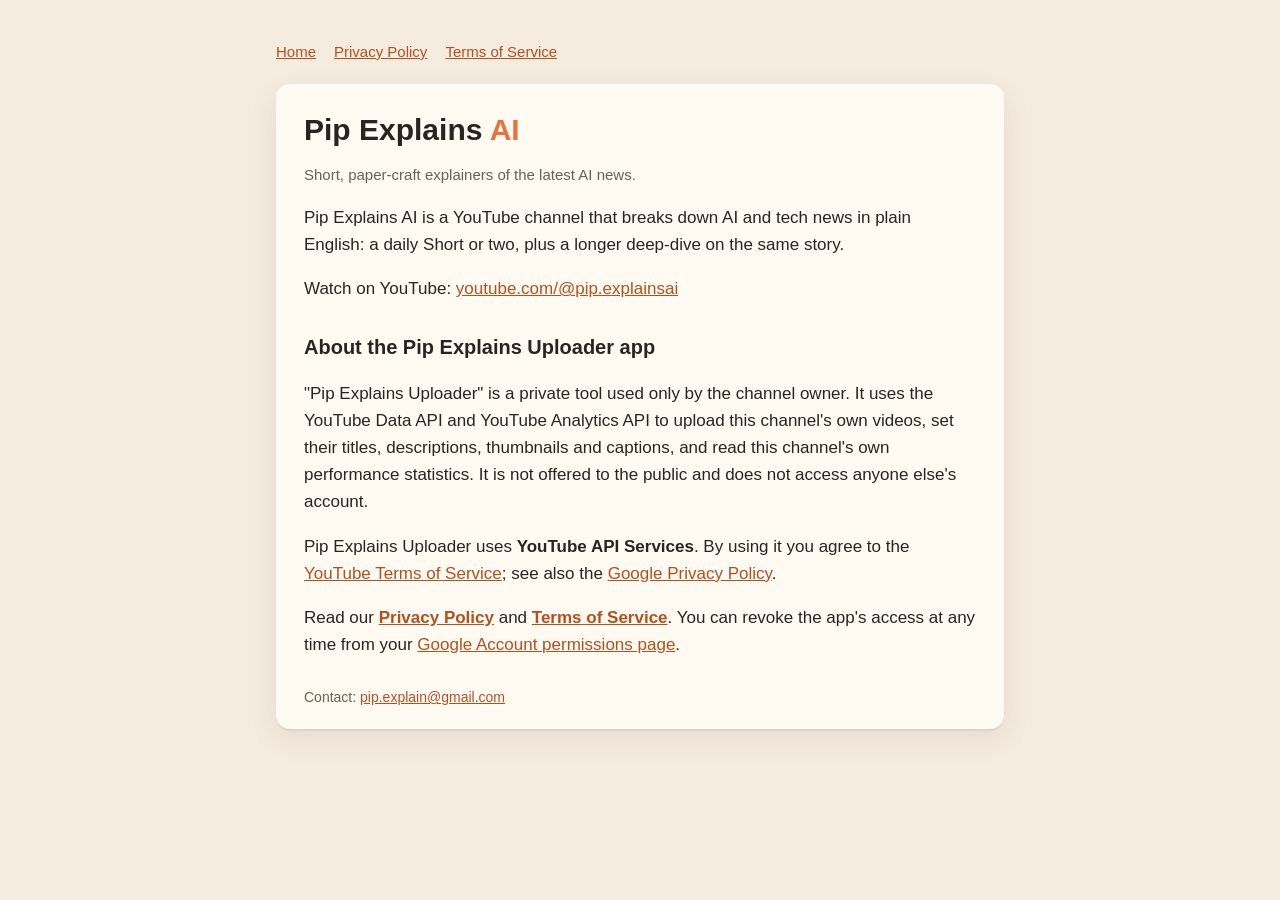
<file: index.html>
<!doctype html>
<html lang="en">
<head>
<meta charset="utf-8"><meta name="viewport" content="width=device-width,initial-scale=1">
<title>Pip Explains AI</title>
<link rel="stylesheet" href="style.css">
</head>
<body><main>
<nav><a href="./">Home</a><a href="privacy.html">Privacy Policy</a><a href="terms.html">Terms of Service</a></nav>
<div class="card">
<h1>Pip Explains <span>AI</span></h1>
<p class="muted">Short, paper-craft explainers of the latest AI news.</p>
<p>Pip Explains AI is a YouTube channel that breaks down AI and tech news in plain English: a daily Short or two, plus a longer deep-dive on the same story.</p>
<p>Watch on YouTube: <a href="https://www.youtube.com/@pip.explainsai">youtube.com/@pip.explainsai</a></p>
<h2>About the Pip Explains Uploader app</h2>
<p>"Pip Explains Uploader" is a private tool used only by the channel owner. It uses the YouTube Data API and YouTube Analytics API to upload this channel's own videos, set their titles, descriptions, thumbnails and captions, and read this channel's own performance statistics. It is not offered to the public and does not access anyone else's account.</p>
<p>Pip Explains Uploader uses <strong>YouTube API Services</strong>. By using it you agree to the <a href="https://www.youtube.com/t/terms">YouTube Terms of Service</a>; see also the <a href="https://policies.google.com/privacy">Google Privacy Policy</a>.</p>
<p>Read our <a href="privacy.html"><strong>Privacy Policy</strong></a> and <a href="terms.html"><strong>Terms of Service</strong></a>. You can revoke the app's access at any time from your <a href="https://security.google.com/settings/security/permissions">Google Account permissions page</a>.</p>
<footer>Contact: <a href="mailto:pip.explain@gmail.com">pip.explain@gmail.com</a></footer>
</div>
</main></body>
</html>
</file>
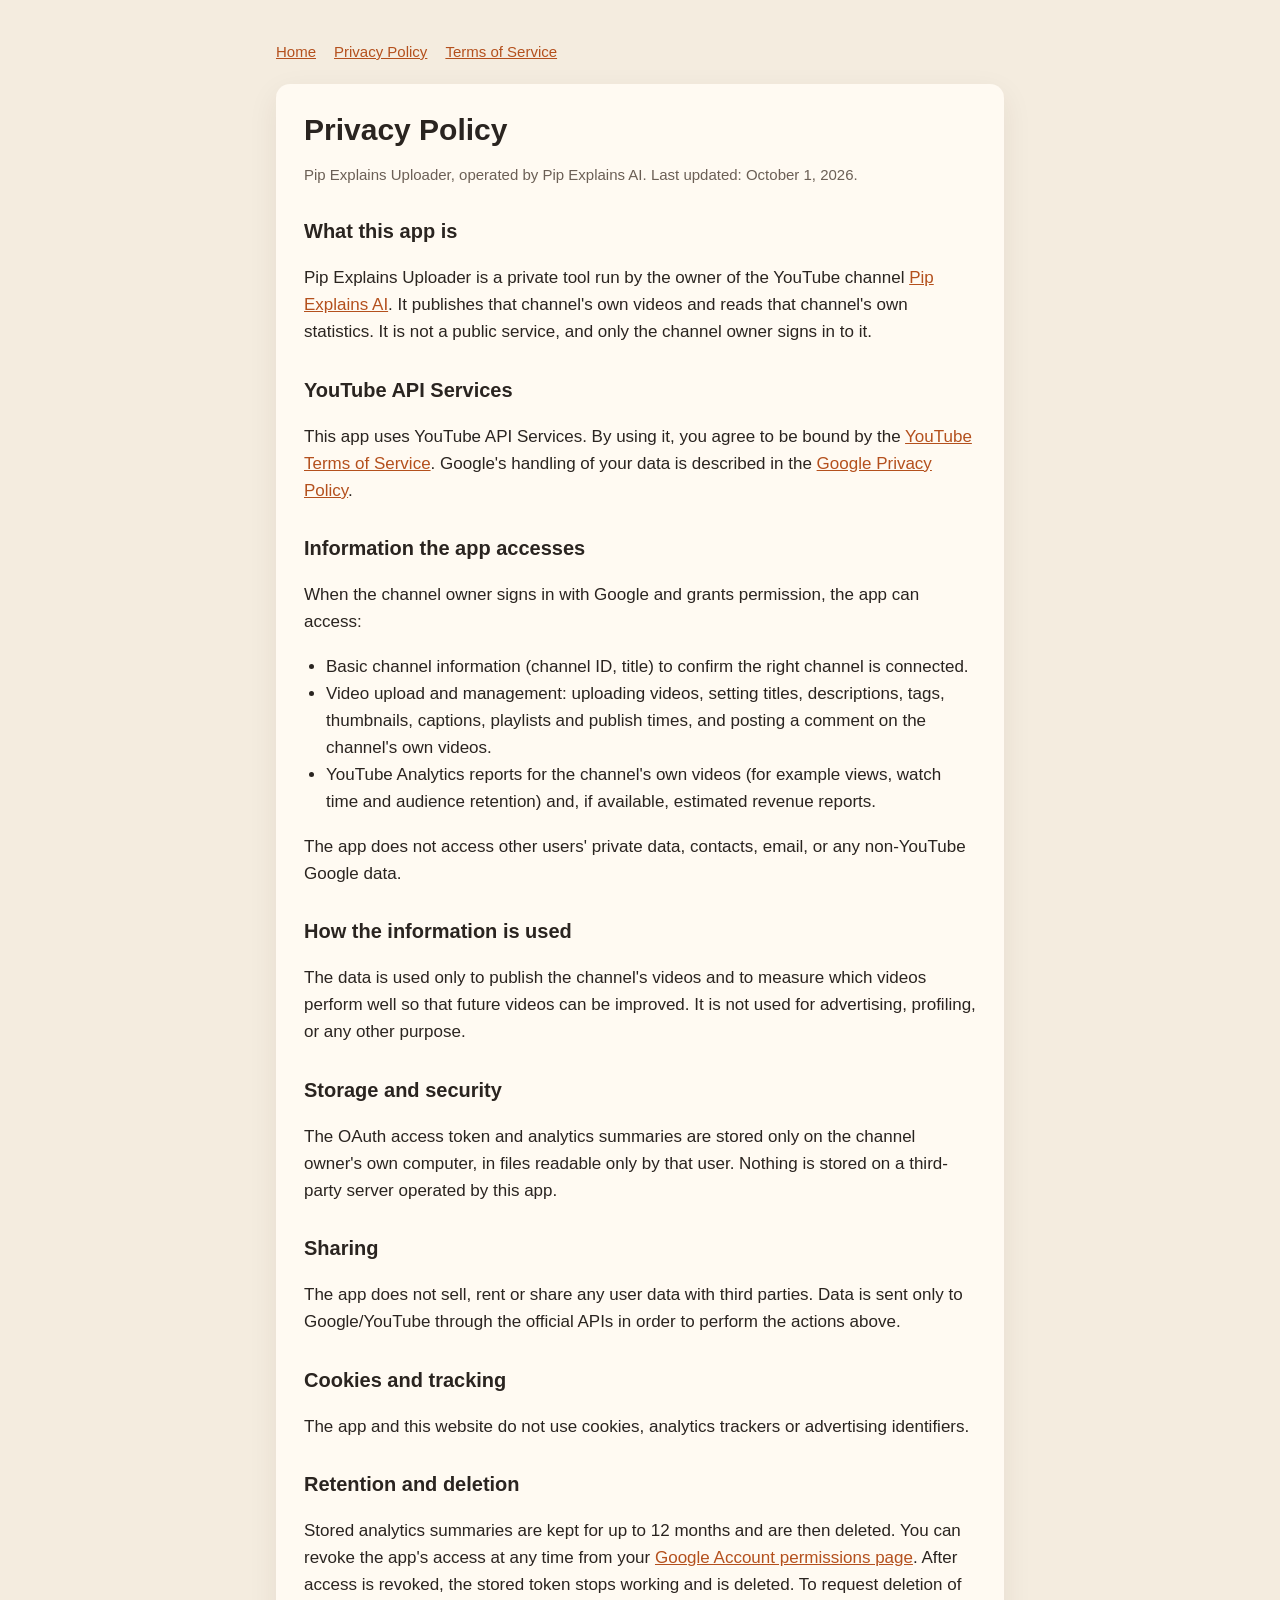
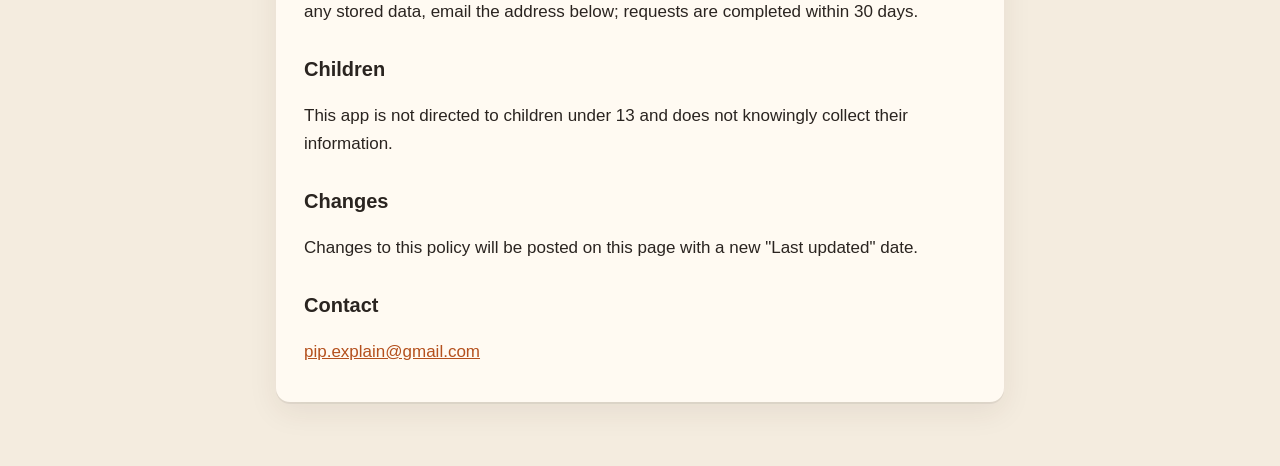
<file: privacy.html>
<!doctype html>
<html lang="en">
<head>
<meta charset="utf-8"><meta name="viewport" content="width=device-width,initial-scale=1">
<title>Privacy Policy</title>
<link rel="stylesheet" href="style.css">
</head>
<body><main>
<nav><a href="./">Home</a><a href="privacy.html">Privacy Policy</a><a href="terms.html">Terms of Service</a></nav>
<div class="card">
<h1>Privacy Policy</h1>
<p class="muted">Pip Explains Uploader, operated by Pip Explains AI. Last updated: October 1, 2026.</p>

<h2>What this app is</h2>
<p>Pip Explains Uploader is a private tool run by the owner of the YouTube channel <a href="https://www.youtube.com/@pip.explainsai">Pip Explains AI</a>. It publishes that channel's own videos and reads that channel's own statistics. It is not a public service, and only the channel owner signs in to it.</p>

<h2>YouTube API Services</h2>
<p>This app uses YouTube API Services. By using it, you agree to be bound by the <a href="https://www.youtube.com/t/terms">YouTube Terms of Service</a>. Google's handling of your data is described in the <a href="https://policies.google.com/privacy">Google Privacy Policy</a>.</p>

<h2>Information the app accesses</h2>
<p>When the channel owner signs in with Google and grants permission, the app can access:</p>
<ul>
<li>Basic channel information (channel ID, title) to confirm the right channel is connected.</li>
<li>Video upload and management: uploading videos, setting titles, descriptions, tags, thumbnails, captions, playlists and publish times, and posting a comment on the channel's own videos.</li>
<li>YouTube Analytics reports for the channel's own videos (for example views, watch time and audience retention) and, if available, estimated revenue reports.</li>
</ul>
<p>The app does not access other users' private data, contacts, email, or any non-YouTube Google data.</p>

<h2>How the information is used</h2>
<p>The data is used only to publish the channel's videos and to measure which videos perform well so that future videos can be improved. It is not used for advertising, profiling, or any other purpose.</p>

<h2>Storage and security</h2>
<p>The OAuth access token and analytics summaries are stored only on the channel owner's own computer, in files readable only by that user. Nothing is stored on a third-party server operated by this app.</p>

<h2>Sharing</h2>
<p>The app does not sell, rent or share any user data with third parties. Data is sent only to Google/YouTube through the official APIs in order to perform the actions above.</p>

<h2>Cookies and tracking</h2>
<p>The app and this website do not use cookies, analytics trackers or advertising identifiers.</p>

<h2>Retention and deletion</h2>
<p>Stored analytics summaries are kept for up to 12 months and are then deleted. You can revoke the app's access at any time from your <a href="https://security.google.com/settings/security/permissions">Google Account permissions page</a>. After access is revoked, the stored token stops working and is deleted. To request deletion of any stored data, email the address below; requests are completed within 30 days.</p>

<h2>Children</h2>
<p>This app is not directed to children under 13 and does not knowingly collect their information.</p>

<h2>Changes</h2>
<p>Changes to this policy will be posted on this page with a new "Last updated" date.</p>

<h2>Contact</h2>
<p><a href="mailto:pip.explain@gmail.com">pip.explain@gmail.com</a></p>
</div>
</main></body>
</html>
</file>
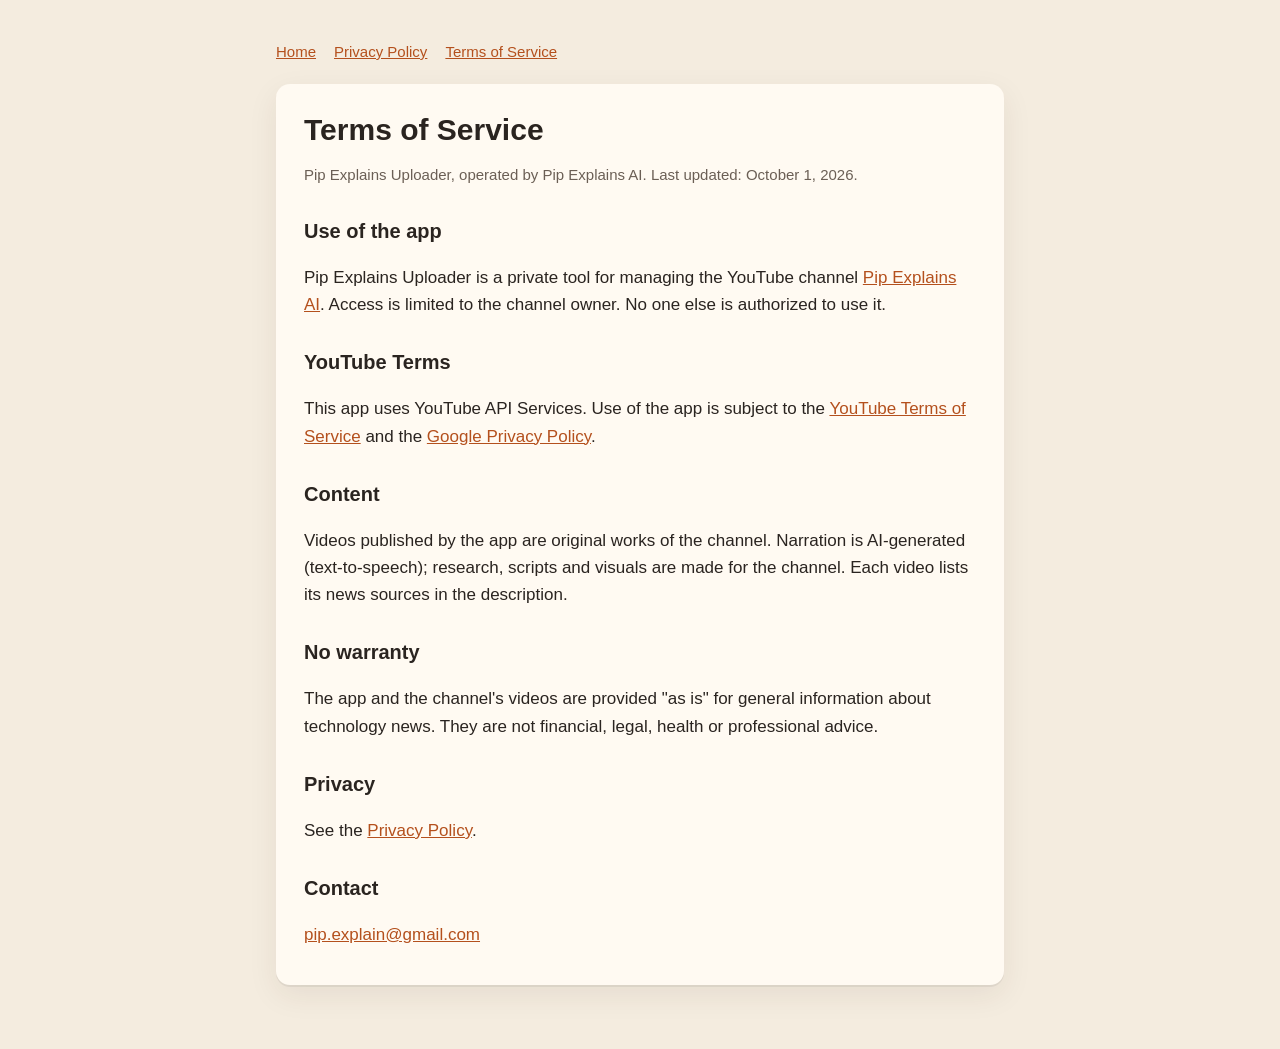
<file: terms.html>
<!doctype html>
<html lang="en">
<head>
<meta charset="utf-8"><meta name="viewport" content="width=device-width,initial-scale=1">
<title>Terms of Service</title>
<link rel="stylesheet" href="style.css">
</head>
<body><main>
<nav><a href="./">Home</a><a href="privacy.html">Privacy Policy</a><a href="terms.html">Terms of Service</a></nav>
<div class="card">
<h1>Terms of Service</h1>
<p class="muted">Pip Explains Uploader, operated by Pip Explains AI. Last updated: October 1, 2026.</p>

<h2>Use of the app</h2>
<p>Pip Explains Uploader is a private tool for managing the YouTube channel <a href="https://www.youtube.com/@pip.explainsai">Pip Explains AI</a>. Access is limited to the channel owner. No one else is authorized to use it.</p>

<h2>YouTube Terms</h2>
<p>This app uses YouTube API Services. Use of the app is subject to the <a href="https://www.youtube.com/t/terms">YouTube Terms of Service</a> and the <a href="https://policies.google.com/privacy">Google Privacy Policy</a>.</p>

<h2>Content</h2>
<p>Videos published by the app are original works of the channel. Narration is AI-generated (text-to-speech); research, scripts and visuals are made for the channel. Each video lists its news sources in the description.</p>

<h2>No warranty</h2>
<p>The app and the channel's videos are provided "as is" for general information about technology news. They are not financial, legal, health or professional advice.</p>

<h2>Privacy</h2>
<p>See the <a href="privacy.html">Privacy Policy</a>.</p>

<h2>Contact</h2>
<p><a href="mailto:pip.explain@gmail.com">pip.explain@gmail.com</a></p>
</div>
</main></body>
</html>
</file>
<file: style.css>
:root{--bg:#f4ecdf;--card:#fffaf2;--ink:#2a2420;--muted:#6b5f55;--accent:#e8743b}
*{box-sizing:border-box}
body{margin:0;background:var(--bg);color:var(--ink);font:17px/1.6 -apple-system,BlinkMacSystemFont,"Segoe UI",Roboto,sans-serif}
main{max-width:760px;margin:0 auto;padding:40px 16px 64px}
.card{background:var(--card);border-radius:14px;padding:28px 28px 20px;box-shadow:0 2px 0 rgba(0,0,0,.06),0 10px 30px rgba(60,40,20,.08)}
h1{margin:0 0 4px;font-size:30px;line-height:1.2}
h1 span{color:var(--accent)}
h2{font-size:20px;margin:28px 0 6px}
.muted{color:var(--muted);font-size:15px}
nav{display:flex;gap:18px;flex-wrap:wrap;margin:0 0 20px;font-size:15px}
a{color:#b4501d}
ul{padding-left:22px}
footer{margin-top:28px;font-size:14px;color:var(--muted)}
</file>
